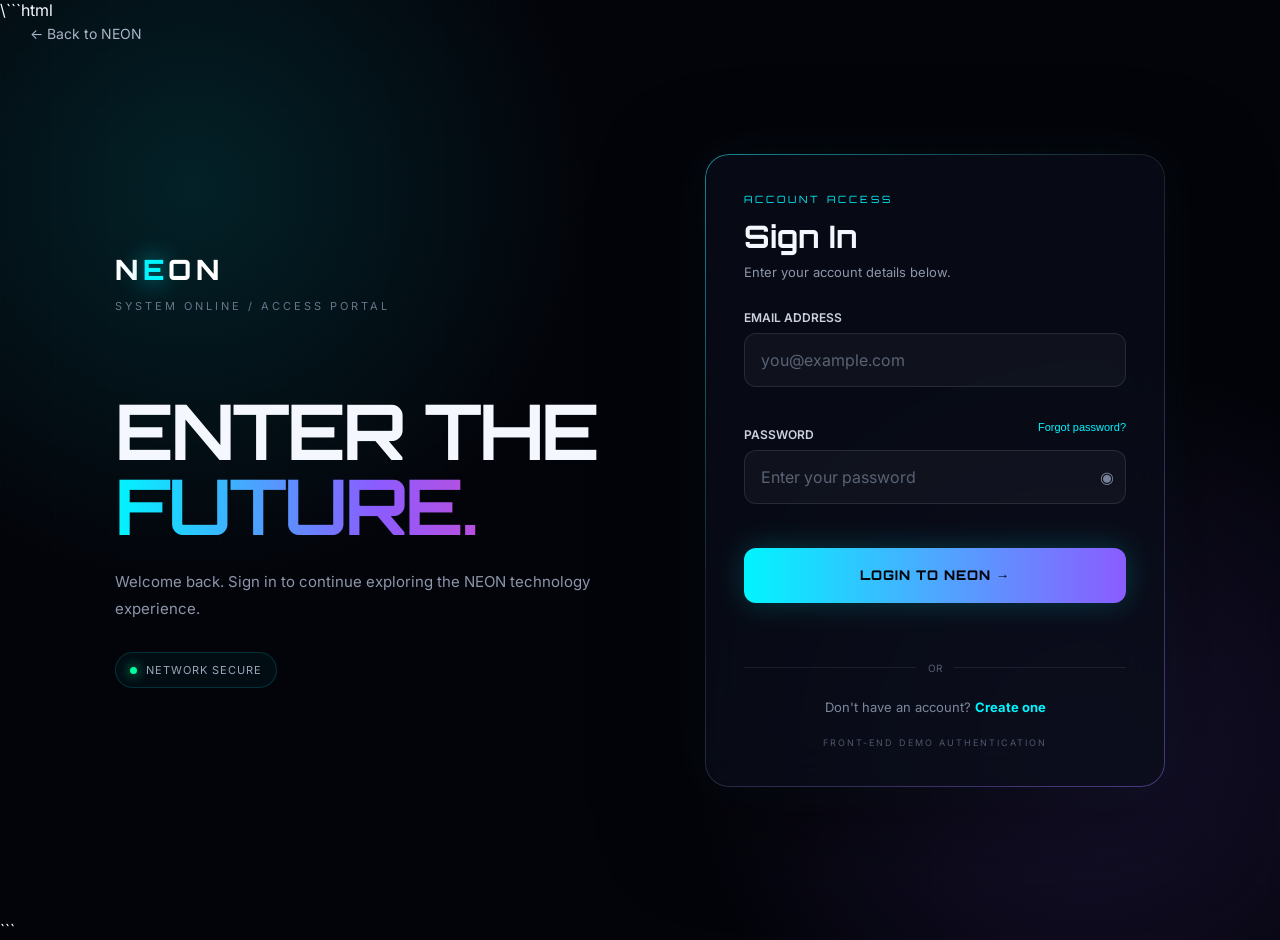
<file: login.html>
\```html
<!DOCTYPE html>
<html lang="en">
<head>
<meta charset="UTF-8">
<meta name="viewport" content="width=device-width, initial-scale=1.0">
<title>NEON — Login</title>

<link rel="preconnect" href="https://fonts.googleapis.com">
<link rel="preconnect" href="https://fonts.gstatic.com" crossorigin>
<link href="https://fonts.googleapis.com/css2?family=Inter:wght@400;500;600;700;800&family=Orbitron:wght@500;600;700;800&display=swap" rel="stylesheet">

<style>
*{margin:0;padding:0;box-sizing:border-box}

:root{
    --bg:#03040a;
    --card:rgba(10,14,25,.78);
    --cyan:#00f5ff;
    --purple:#8b5cff;
    --pink:#ff3cac;
    --text:#f5f7ff;
    --muted:#8d96aa;
    --border:rgba(255,255,255,.09);
}

body{
    min-height:100vh;
    background:
        radial-gradient(circle at 15% 20%,rgba(0,245,255,.12),transparent 30%),
        radial-gradient(circle at 85% 80%,rgba(139,92,255,.15),transparent 30%),
        var(--bg);
    color:var(--text);
    font-family:Inter,sans-serif;
    overflow-x:hidden;
}

body:before{
    content:"";
    position:fixed;
    inset:0;
    pointer-events:none;
    opacity:.25;
    background-image:
        linear-gradient(rgba(0,245,255,.05) 1px,transparent 1px),
        linear-gradient(90deg,rgba(0,245,255,.05) 1px,transparent 1px);
    background-size:55px 55px;
}

.back{
    position:fixed;
    top:25px;
    left:30px;
    color:#aab3c7;
    text-decoration:none;
    font-size:14px;
    z-index:10;
    transition:.3s;
}

.back:hover{color:var(--cyan)}

.container{
    width:min(1050px,92%);
    min-height:100vh;
    margin:auto;
    display:grid;
    grid-template-columns:1fr 460px;
    align-items:center;
    gap:70px;
    padding:80px 0;
}

.brand{
    font-family:Orbitron,sans-serif;
    font-size:28px;
    font-weight:800;
    letter-spacing:5px;
    color:white;
}

.brand span{
    color:var(--cyan);
    text-shadow:0 0 25px rgba(0,245,255,.7);
}

.online{
    margin-top:12px;
    color:#69748a;
    font-size:11px;
    letter-spacing:3px;
}

.hero h1{
    margin-top:80px;
    font-family:Orbitron,sans-serif;
    font-size:clamp(45px,6vw,82px);
    line-height:.98;
    letter-spacing:-3px;
}

.hero h1 span{
    display:block;
    background:linear-gradient(90deg,var(--cyan),var(--purple),var(--pink));
    -webkit-background-clip:text;
    background-clip:text;
    color:transparent;
}

.hero p{
    max-width:500px;
    margin-top:25px;
    color:var(--muted);
    line-height:1.8;
    font-size:15px;
}

.status{
    display:inline-flex;
    align-items:center;
    gap:9px;
    margin-top:30px;
    padding:10px 14px;
    border:1px solid rgba(0,245,255,.15);
    border-radius:30px;
    background:rgba(0,245,255,.04);
    color:#9aa6b9;
    font-size:11px;
    letter-spacing:1px;
}

.dot{
    width:7px;
    height:7px;
    border-radius:50%;
    background:#00ff9d;
    box-shadow:0 0 12px #00ff9d;
}

.card{
    position:relative;
    padding:38px;
    border:1px solid var(--border);
    border-radius:24px;
    background:var(--card);
    backdrop-filter:blur(25px);
    box-shadow:
        0 30px 100px rgba(0,0,0,.5),
        0 0 50px rgba(0,245,255,.05);
}

.card:before{
    content:"";
    position:absolute;
    inset:-1px;
    border-radius:24px;
    padding:1px;
    background:linear-gradient(135deg,rgba(0,245,255,.5),transparent 40%,rgba(139,92,255,.4));
    -webkit-mask:linear-gradient(#fff 0 0) content-box,linear-gradient(#fff 0 0);
    -webkit-mask-composite:xor;
    mask-composite:exclude;
    pointer-events:none;
}

.card-label{
    color:var(--cyan);
    font-family:Orbitron,sans-serif;
    font-size:10px;
    letter-spacing:3px;
}

.card h2{
    margin-top:12px;
    font-family:Orbitron,sans-serif;
    font-size:31px;
}

.card-sub{
    color:var(--muted);
    font-size:13px;
    margin-top:8px;
    margin-bottom:30px;
}

.group{margin-bottom:19px}

label{
    display:block;
    margin-bottom:8px;
    color:#cbd2df;
    font-size:12px;
    font-weight:600;
}

.input{
    position:relative;
}

.input input{
    width:100%;
    height:54px;
    padding:0 45px 0 16px;
    border:1px solid rgba(255,255,255,.1);
    border-radius:12px;
    outline:none;
    background:rgba(255,255,255,.035);
    color:white;
    font:inherit;
    transition:.25s;
}

.input input:focus{
    border-color:var(--cyan);
    box-shadow:0 0 25px rgba(0,245,255,.1);
}

.input input::placeholder{color:#596274}

.toggle{
    position:absolute;
    right:12px;
    top:50%;
    transform:translateY(-50%);
    border:0;
    background:none;
    color:#778197;
    cursor:pointer;
    font-size:16px;
}

.toggle:hover{color:var(--cyan)}

.error{
    display:block;
    min-height:16px;
    margin-top:5px;
    color:#ff648f;
    font-size:11px;
}

.forgot{
    float:right;
    margin-top:-29px;
    border:0;
    background:none;
    color:var(--cyan);
    cursor:pointer;
    font-size:11px;
}

.submit{
    width:100%;
    height:55px;
    margin-top:4px;
    border:0;
    border-radius:12px;
    cursor:pointer;
    background:linear-gradient(90deg,var(--cyan),#4da8ff,var(--purple));
    color:#02050a;
    font-family:Orbitron,sans-serif;
    font-weight:800;
    letter-spacing:1px;
    box-shadow:0 0 30px rgba(0,245,255,.2);
    transition:.3s;
}

.submit:hover{
    transform:translateY(-2px);
    box-shadow:0 0 45px rgba(0,245,255,.35);
}

.message{
    min-height:20px;
    margin-top:14px;
    text-align:center;
    font-size:12px;
}

.message.success{color:#00ffae}
.message.error-message{color:#ff648f}

.divider{
    display:flex;
    align-items:center;
    gap:12px;
    margin:25px 0;
    color:#555e70;
    font-size:10px;
}

.divider:before,.divider:after{
    content:"";
    height:1px;
    flex:1;
    background:rgba(255,255,255,.08);
}

.switch{
    text-align:center;
    color:#7d879b;
    font-size:13px;
}

.switch a{
    color:var(--cyan);
    text-decoration:none;
    font-weight:700;
}

.demo{
    text-align:center;
    margin-top:22px;
    color:#4e586b;
    font-size:9px;
    letter-spacing:2px;
}

@media(max-width:800px){
    .container{
        grid-template-columns:1fr;
        max-width:520px;
        padding:90px 0 40px;
    }

    .hero{
        display:none;
    }

    .card{
        width:100%;
    }
}

@media(max-width:480px){
    .back{left:18px}
    .card{padding:28px 22px}
}
</style>
</head>

<body>

<a class="back" href="index.html">← Back to NEON</a>

<main class="container">

    <section class="hero">
        <div class="brand">N<span>E</span>ON</div>
        <div class="online">SYSTEM ONLINE / ACCESS PORTAL</div>

        <h1>
            ENTER THE
            <span>FUTURE.</span>
        </h1>

        <p>
            Welcome back. Sign in to continue exploring the NEON
            technology experience.
        </p>

        <div class="status">
            <span class="dot"></span>
            NETWORK SECURE
        </div>
    </section>

    <section class="card">

        <div class="card-label">ACCOUNT ACCESS</div>
        <h2>Sign In</h2>
        <p class="card-sub">Enter your account details below.</p>

        <form id="loginForm" novalidate>

            <div class="group">
                <label for="email">EMAIL ADDRESS</label>
                <div class="input">
                    <input
                        id="email"
                        type="email"
                        placeholder="you@example.com"
                        autocomplete="email"
                    >
                </div>
                <span class="error" id="emailError"></span>
            </div>

            <div class="group">
                <label for="password">PASSWORD</label>

                <button type="button" class="forgot" id="forgot">
                    Forgot password?
                </button>

                <div class="input">
                    <input
                        id="password"
                        type="password"
                        placeholder="Enter your password"
                        autocomplete="current-password"
                    >

                    <button type="button" class="toggle" id="toggle">
                        ◉
                    </button>
                </div>

                <span class="error" id="passwordError"></span>
            </div>

            <button class="submit" type="submit">
                LOGIN TO NEON →
            </button>

            <div class="message" id="message"></div>

        </form>

        <div class="divider">OR</div>

        <div class="switch">
            Don't have an account?
            <a href="signup.html">Create one</a>
        </div>

        <div class="demo">
            FRONT-END DEMO AUTHENTICATION
        </div>

    </section>

</main>

<script>
const form = document.getElementById("loginForm");
const email = document.getElementById("email");
const password = document.getElementById("password");

const emailError = document.getElementById("emailError");
const passwordError = document.getElementById("passwordError");
const message = document.getElementById("message");

document.getElementById("toggle").addEventListener("click", () => {
    password.type = password.type === "password" ? "text" : "password";
});

document.getElementById("forgot").addEventListener("click", () => {
    alert("Password recovery will be added when we connect a real backend.");
});

form.addEventListener("submit", function(event) {

    event.preventDefault();

    emailError.textContent = "";
    passwordError.textContent = "";
    message.textContent = "";
    message.className = "message";

    const enteredEmail = email.value.trim().toLowerCase();
    const enteredPassword = password.value;

    let valid = true;

    if (!enteredEmail) {
        emailError.textContent = "Enter your email address.";
        valid = false;
    } else if (!/^[^\s@]+@[^\s@]+\.[^\s@]+$/.test(enteredEmail)) {
        emailError.textContent = "Enter a valid email address.";
        valid = false;
    }

    if (!enteredPassword) {
        passwordError.textContent = "Enter your password.";
        valid = false;
    }

    if (!valid) return;

    let user = null;

    try {
        user = JSON.parse(localStorage.getItem("neonUser"));
    } catch {
        user = null;
    }

    if (!user) {
        message.textContent = "No account found. Create an account first.";
        message.classList.add("error-message");
        return;
    }

    if (
        user.email.toLowerCase() !== enteredEmail ||
        user.password !== enteredPassword
    ) {
        message.textContent = "Incorrect email or password.";
        message.classList.add("error-message");
        return;
    }

    localStorage.setItem("neonLoggedIn", "true");

    message.textContent = "LOGIN SUCCESSFUL ✓";
    message.classList.add("success");

    setTimeout(() => {
        window.location.href = "index.html";
    }, 700);
});
</script>

</body>
</html>
```
</file>
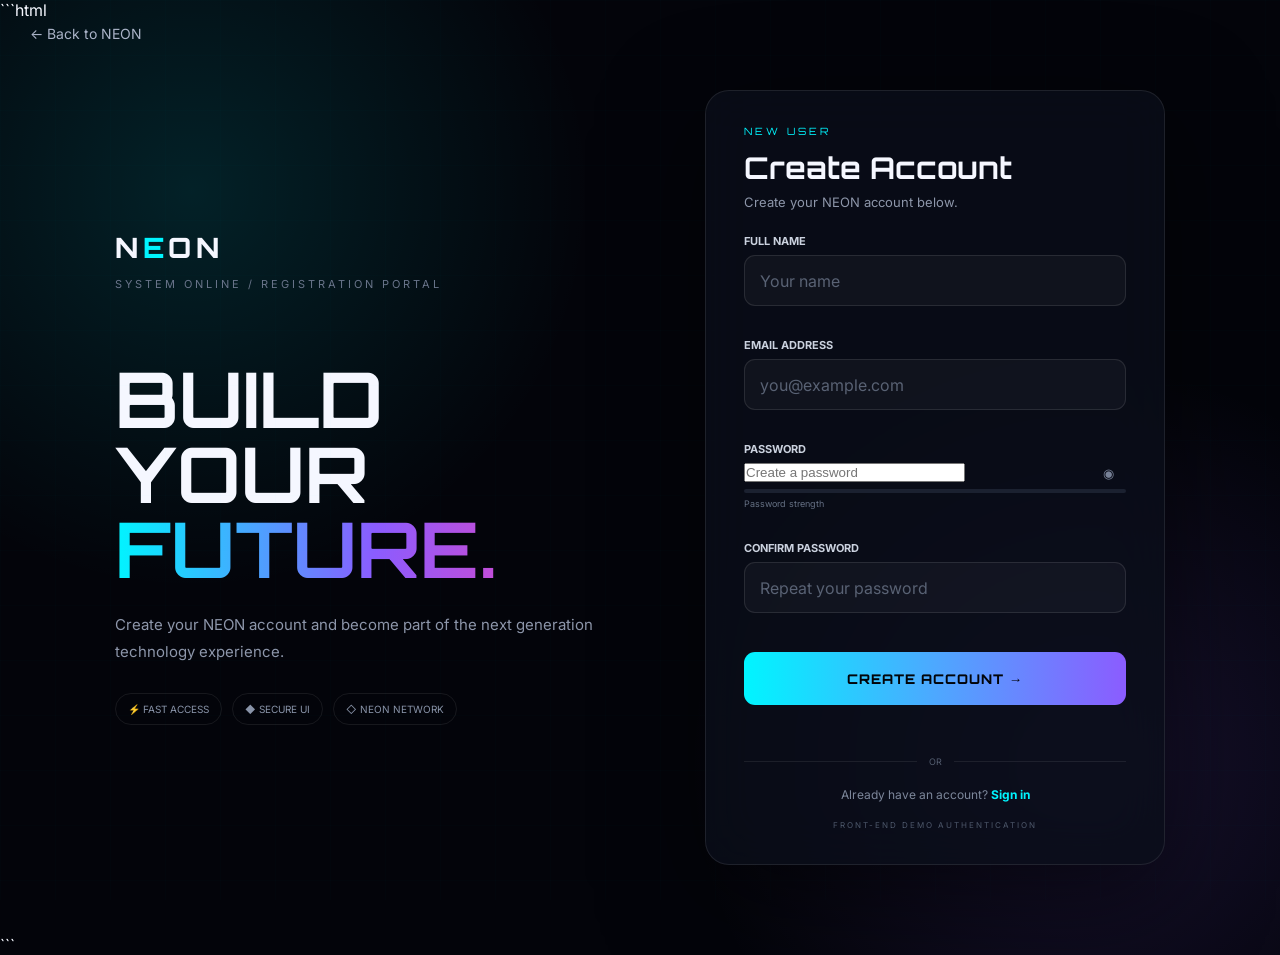
<file: signup.html>
```html
<!DOCTYPE html>
<html lang="en">
<head>
<meta charset="UTF-8">
<meta name="viewport" content="width=device-width, initial-scale=1.0">
<title>NEON — Sign Up</title>

<link rel="preconnect" href="https://fonts.googleapis.com">
<link rel="preconnect" href="https://fonts.gstatic.com" crossorigin>
<link href="https://fonts.googleapis.com/css2?family=Inter:wght@400;500;600;700;800&family=Orbitron:wght@500;600;700;800&display=swap" rel="stylesheet">

<style>
*{margin:0;padding:0;box-sizing:border-box}

:root{
    --bg:#03040a;
    --cyan:#00f5ff;
    --purple:#8b5cff;
    --pink:#ff3cac;
    --text:#f5f7ff;
    --muted:#8d96aa;
}

body{
    min-height:100vh;
    background:
        radial-gradient(circle at 15% 20%,rgba(0,245,255,.12),transparent 30%),
        radial-gradient(circle at 85% 80%,rgba(139,92,255,.15),transparent 30%),
        var(--bg);
    color:var(--text);
    font-family:Inter,sans-serif;
    overflow-x:hidden;
}

body:before{
    content:"";
    position:fixed;
    inset:0;
    pointer-events:none;
    opacity:.25;
    background-image:
        linear-gradient(rgba(0,245,255,.05) 1px,transparent 1px),
        linear-gradient(90deg,rgba(0,245,255,.05) 1px,transparent 1px);
    background-size:55px 55px;
}

.back{
    position:fixed;
    top:25px;
    left:30px;
    color:#aab3c7;
    text-decoration:none;
    font-size:14px;
    z-index:10;
}

.back:hover{color:var(--cyan)}

.container{
    width:min(1050px,92%);
    min-height:100vh;
    margin:auto;
    display:grid;
    grid-template-columns:1fr 460px;
    align-items:center;
    gap:70px;
    padding:70px 0;
}

.brand{
    font-family:Orbitron,sans-serif;
    font-size:28px;
    font-weight:800;
    letter-spacing:5px;
}

.brand span{color:var(--cyan)}

.online{
    margin-top:12px;
    color:#69748a;
    font-size:11px;
    letter-spacing:3px;
}

.hero h1{
    margin-top:70px;
    font-family:Orbitron,sans-serif;
    font-size:clamp(45px,6vw,82px);
    line-height:.98;
}

.hero h1 span{
    display:block;
    background:linear-gradient(90deg,var(--cyan),var(--purple),var(--pink));
    -webkit-background-clip:text;
    background-clip:text;
    color:transparent;
}

.hero p{
    max-width:500px;
    margin-top:25px;
    color:var(--muted);
    line-height:1.8;
    font-size:15px;
}

.features{
    display:flex;
    gap:10px;
    flex-wrap:wrap;
    margin-top:28px;
}

.feature{
    padding:9px 12px;
    border:1px solid rgba(255,255,255,.08);
    border-radius:30px;
    color:#8994a9;
    font-size:10px;
}

.card{
    padding:34px 38px;
    border:1px solid rgba(255,255,255,.09);
    border-radius:24px;
    background:rgba(10,14,25,.8);
    backdrop-filter:blur(25px);
    box-shadow:0 30px 100px rgba(0,0,0,.55);
}

.label{
    color:var(--cyan);
    font-family:Orbitron,sans-serif;
    font-size:10px;
    letter-spacing:3px;
}

.card h2{
    margin-top:12px;
    font-family:Orbitron,sans-serif;
    font-size:30px;
}

.sub{
    color:var(--muted);
    font-size:13px;
    margin:8px 0 24px;
}

.group{margin-bottom:14px}

label{
    display:block;
    margin-bottom:7px;
    color:#cbd2df;
    font-size:11px;
    font-weight:700;
}

.input input{
    width:100%;
    height:51px;
    padding:0 15px;
    border:1px solid rgba(255,255,255,.1);
    border-radius:11px;
    outline:none;
    background:rgba(255,255,255,.035);
    color:white;
    font:inherit;
}

.input input:focus{
    border-color:var(--cyan);
    box-shadow:0 0 25px rgba(0,245,255,.1);
}

.input input::placeholder{color:#596274}

.password{
    position:relative;
}

.password input{padding-right:48px}

.toggle{
    position:absolute;
    right:12px;
    top:50%;
    transform:translateY(-50%);
    border:0;
    background:none;
    color:#778197;
    cursor:pointer;
}

.error{
    display:block;
    min-height:14px;
    margin-top:4px;
    color:#ff648f;
    font-size:10px;
}

.strength{
    height:4px;
    margin-top:7px;
    border-radius:10px;
    background:#1b2130;
    overflow:hidden;
}

.strength span{
    display:block;
    width:0;
    height:100%;
    transition:.3s;
    background:var(--cyan);
}

.strength-text{
    display:block;
    margin-top:5px;
    color:#657084;
    font-size:9px;
}

.submit{
    width:100%;
    height:53px;
    margin-top:7px;
    border:0;
    border-radius:11px;
    cursor:pointer;
    background:linear-gradient(90deg,var(--cyan),#4da8ff,var(--purple));
    color:#02050a;
    font-family:Orbitron,sans-serif;
    font-weight:800;
    letter-spacing:1px;
    transition:.3s;
}

.submit:hover{
    transform:translateY(-2px);
    box-shadow:0 0 35px rgba(0,245,255,.3);
}

.message{
    min-height:19px;
    margin-top:12px;
    text-align:center;
    font-size:11px;
}

.success{color:#00ffae}
.bad{color:#ff648f}

.divider{
    display:flex;
    align-items:center;
    gap:12px;
    margin:20px 0;
    color:#555e70;
    font-size:9px;
}

.divider:before,.divider:after{
    content:"";
    height:1px;
    flex:1;
    background:rgba(255,255,255,.08);
}

.switch{
    text-align:center;
    color:#7d879b;
    font-size:12px;
}

.switch a{
    color:var(--cyan);
    text-decoration:none;
    font-weight:700;
}

.demo{
    margin-top:18px;
    text-align:center;
    color:#4e586b;
    font-size:8px;
    letter-spacing:2px;
}

@media(max-width:800px){
    .container{
        grid-template-columns:1fr;
        max-width:520px;
        padding:85px 0 40px;
    }

    .hero{display:none}
}

@media(max-width:480px){
    .back{left:18px}
    .card{padding:27px 22px}
}
</style>
</head>

<body>

<a class="back" href="index.html">← Back to NEON</a>

<main class="container">

<section class="hero">

    <div class="brand">N<span>E</span>ON</div>
    <div class="online">SYSTEM ONLINE / REGISTRATION PORTAL</div>

    <h1>
        BUILD YOUR
        <span>FUTURE.</span>
    </h1>

    <p>
        Create your NEON account and become part of the next
        generation technology experience.
    </p>

    <div class="features">
        <div class="feature">⚡ FAST ACCESS</div>
        <div class="feature">◆ SECURE UI</div>
        <div class="feature">◇ NEON NETWORK</div>
    </div>

</section>

<section class="card">

    <div class="label">NEW USER</div>

    <h2>Create Account</h2>

    <p class="sub">Create your NEON account below.</p>

    <form id="signupForm" novalidate>

        <div class="group">
            <label for="name">FULL NAME</label>

            <div class="input">
                <input
                    id="name"
                    type="text"
                    placeholder="Your name"
                    autocomplete="name"
                >
            </div>

            <span class="error" id="nameError"></span>
        </div>

        <div class="group">
            <label for="email">EMAIL ADDRESS</label>

            <div class="input">
                <input
                    id="email"
                    type="email"
                    placeholder="you@example.com"
                    autocomplete="email"
                >
            </div>

            <span class="error" id="emailError"></span>
        </div>

        <div class="group">
            <label for="password">PASSWORD</label>

            <div class="password">
                <input
                    id="password"
                    type="password"
                    placeholder="Create a password"
                    autocomplete="new-password"
                >

                <button type="button" class="toggle" id="toggle">
                    ◉
                </button>
            </div>

            <div class="strength">
                <span id="strength"></span>
            </div>

            <span class="strength-text" id="strengthText">
                Password strength
            </span>

            <span class="error" id="passwordError"></span>
        </div>

        <div class="group">
            <label for="confirm">CONFIRM PASSWORD</label>

            <div class="input">
                <input
                    id="confirm"
                    type="password"
                    placeholder="Repeat your password"
                    autocomplete="new-password"
                >
            </div>

            <span class="error" id="confirmError"></span>
        </div>

        <button class="submit" type="submit">
            CREATE ACCOUNT →
        </button>

        <div class="message" id="message"></div>

    </form>

    <div class="divider">OR</div>

    <div class="switch">
        Already have an account?
        <a href="login.html">Sign in</a>
    </div>

    <div class="demo">
        FRONT-END DEMO AUTHENTICATION
    </div>

</section>

</main>

<script>
const form = document.getElementById("signupForm");

const nameInput = document.getElementById("name");
const emailInput = document.getElementById("email");
const passwordInput = document.getElementById("password");
const confirmInput = document.getElementById("confirm");

const nameError = document.getElementById("nameError");
const emailError = document.getElementById("emailError");
const passwordError = document.getElementById("passwordError");
const confirmError = document.getElementById("confirmError");

const message = document.getElementById("message");
const strength = document.getElementById("strength");
const strengthText = document.getElementById("strengthText");

document.getElementById("toggle").addEventListener("click", () => {
    passwordInput.type =
        passwordInput.type === "password" ? "text" : "password";
});

passwordInput.addEventListener("input", () => {

    const value = passwordInput.value;
    let score = 0;

    if (value.length >= 6) score++;
    if (value.length >= 10) score++;
    if (/[A-Z]/.test(value)) score++;
    if (/[0-9]/.test(value)) score++;
    if (/[^A-Za-z0-9]/.test(value)) score++;

    strength.style.width = (score * 20) + "%";

    if (!value) {
        strengthText.textContent = "Password strength";
    } else if (score <= 2) {
        strengthText.textContent = "Weak password";
    } else if (score <= 4) {
        strengthText.textContent = "Good password";
    } else {
        strengthText.textContent = "Strong password";
    }
});

form.addEventListener("submit", function(event) {

    event.preventDefault();

    nameError.textContent = "";
    emailError.textContent = "";
    passwordError.textContent = "";
    confirmError.textContent = "";

    message.textContent = "";
    message.className = "message";

    const name = nameInput.value.trim();
    const email = emailInput.value.trim().toLowerCase();
    const password = passwordInput.value;
    const confirm = confirmInput.value;

    let valid = true;

    if (name.length < 2) {
        nameError.textContent = "Enter your name.";
        valid = false;
    }

    if (!/^[^\s@]+@[^\s@]+\.[^\s@]+$/.test(email)) {
        emailError.textContent = "Enter a valid email address.";
        valid = false;
    }

    if (password.length < 6) {
        passwordError.textContent = "Use at least 6 characters.";
        valid = false;
    }

    if (password !== confirm) {
        confirmError.textContent = "Passwords do not match.";
        valid = false;
    }

    if (!valid) return;

    let existingUser = null;

    try {
        existingUser = JSON.parse(localStorage.getItem("neonUser"));
    } catch {
        existingUser = null;
    }

    if (existingUser && existingUser.email.toLowerCase() === email) {
        emailError.textContent = "This email already has an account.";
        return;
    }

    const user = {
        name: name,
        email: email,
        password: password
    };

    try {
        localStorage.setItem("neonUser", JSON.stringify(user));
        localStorage.removeItem("neonLoggedIn");
    } catch {
        message.textContent =
            "Browser storage is blocked. Use Live Server in VS Code.";
        message.classList.add("bad");
        return;
    }

    message.textContent = "ACCOUNT CREATED ✓";
    message.classList.add("success");

    setTimeout(() => {
        window.location.href = "login.html";
    }, 700);
});
</script>

</body>
</html>
```
</file>
